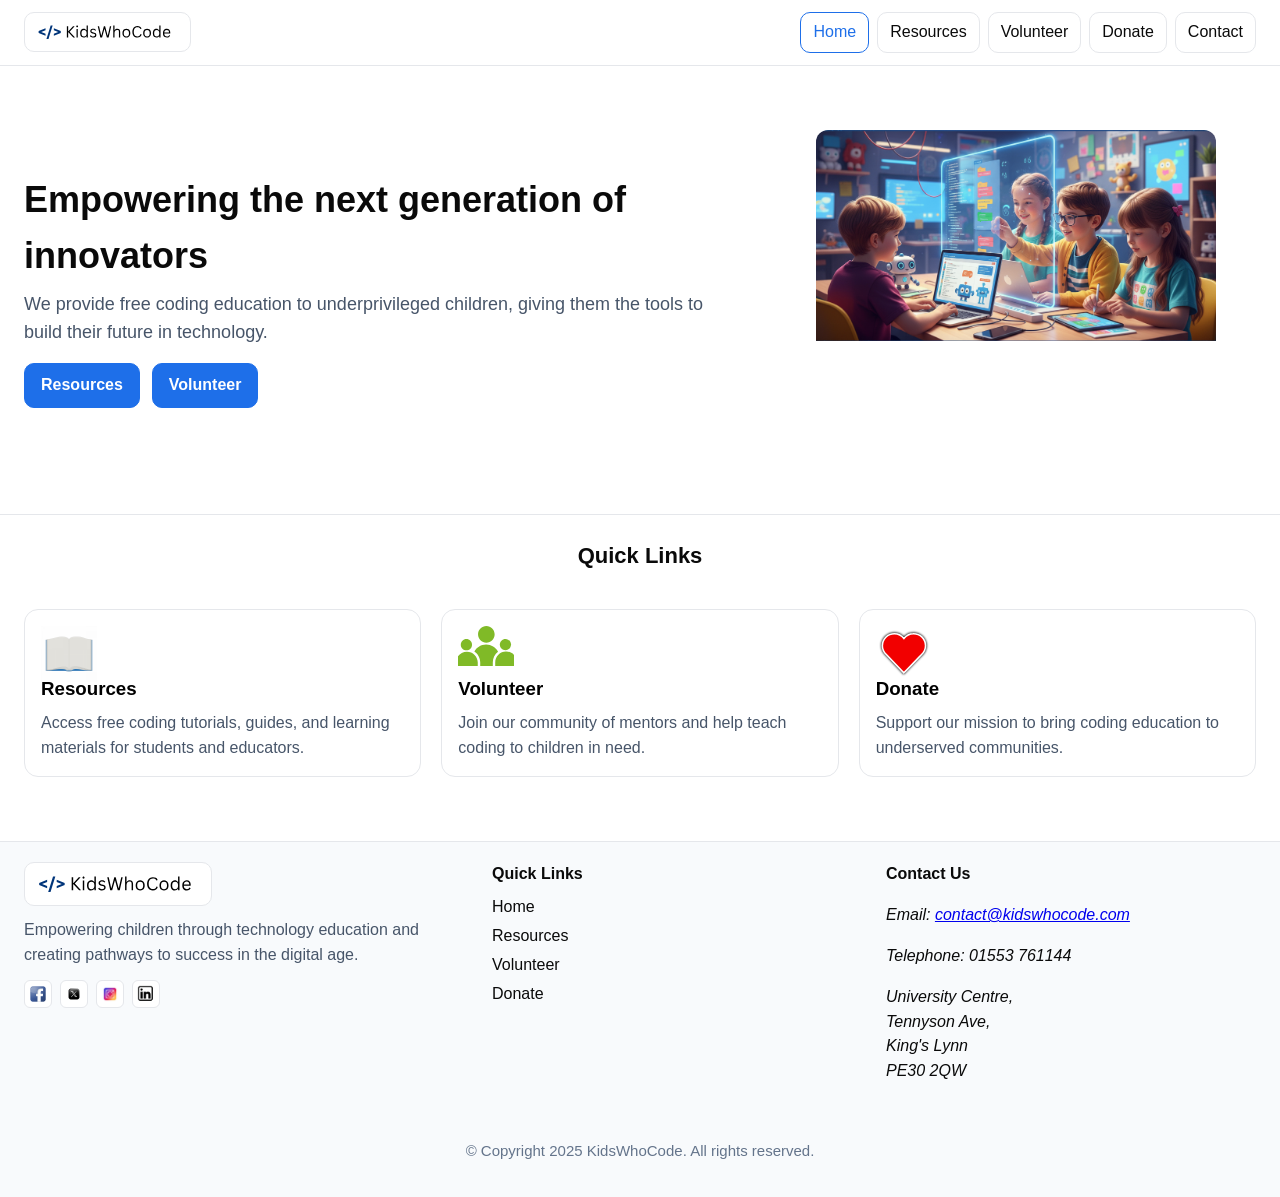
<file: index.html>
<!doctype html>
<html lang="en">
<head>
  <meta charset="utf-8" />
  <meta name="viewport" content="width=device-width, initial-scale=1" />
  <title>KidsWhoCode • Home</title>
  <link rel="stylesheet" href="styles/site.css">
</head>
<body>
  <!-- Header -->
  <header id="site-header">
    <div class="header-inner">
      <a class="logo" href="index.html" aria-label="KidsWhoCode Home"><img src="assets/img/logo.svg"></a>
      <!-- Mobile menu button -->
      <button id="menu-toggle"
        class="nav-toggle"
        aria-label="Open menu"
        aria-controls="primary-nav"
        aria-expanded="false">
        <img src="assets/img/menu.svg" alt="Menu" />
      </button>
      <nav id="primary-nav" aria-label="Main navigation">
        <ul class="nav-list">
          <li><a href="index.html" aria-current="page">Home</a></li>
          <li><a href="pages/resources.html">Resources</a></li>
          <li><a href="pages/volunteer.html">Volunteer</a></li>
          <li><a href="pages/donate.html">Donate</a></li>
          <li><a href="pages/contact.html">Contact</a></li>
        </ul>
      </nav>
    </div>
  </header>
    <!-- Home page content -->
    <main id="content">
    <section id="hero">
      <div class="container-hero-grid">
        <div class="hero-copy">
          <h1>Empowering the next generation of innovators</h1>
          <p>We provide free coding education to underprivileged children, giving them the tools to build their future in technology.</p>
          <div class="hero-actions">
            <a class="btn" href="pages/resources.html">Resources</a>
            <a class="btn" href="pages/volunteer.html">Volunteer</a>
          </div>
        </div>
        <figure class="hero-media">
          <img src="assets/img/kidscoding.png" alt="Hero banner: image of kids coding"/>
        </figure>
      </div>
    </section>
    <section id="section-intro">
      <div class="container">
        <h2>Quick Links</h2>
      </div>
    </section>
    <section id="quick-links">
      <div class="container-cards">
        <article class="card">
          <a href="pages/resources.html" alt="Resources">
          <div class="card-image">
            <img src="assets/img/book.jpg">
          </div>
          <h3>Resources</h3>
          <p class="card-text">Access free coding tutorials, guides, and learning materials for students and educators.</p>
          </a>
        </article>
        <article class="card">
          <a href="pages/volunteer.html" alt="Volunteer">
          <div class="card-image">
            <img src="assets/img/people.svg">
          </div>
          <h3>Volunteer</h3>
          <p class="card-text">Join our community of mentors and help teach coding to children in need.</p>
          </a>
        </article>
        <article class="card">
          <a href="pages/donate.html" alt="Donate">
          <div class="card-image">
            <img src="assets/img/heart.svg">
          </div>
          <h3>Donate</h3>
          <p class="card-text">Support our mission to bring coding education to underserved communities.</p>
          </a>
        </article>
      </div>
    </section>
  </main>
  <!-- Footer -->
  <footer id="site-footer">
    <div class="container footer-grid">
      <section class="footer-col footer-brand">
        <a class="logo" href="index.html" aria-label="KidsWhoCode Home"><img src="assets/img/logo.svg"></a>
        <p>Empowering children through technology education and creating pathways to success in the digital age.</p>
        <ul class="social-list" aria-label="Social links">
            <li><a href="https://www.facebook.com/profile.php?id=61583841177866" target="_blank" aria-label="Facebook">
              <img src="assets/img/facebook.png">
            </a></li>
            <li><a href="https://x.com/KidsWhoCode2025" target="_blank" aria-label="X (Twitter)">
                <img src="assets/img/X.jpg">
            </a></li>
            <li><a href="https://www.youtube.com/watch?v=dQw4w9WgXcQ" target="_blank" aria-label="Instagram">
                <img src="assets/img/instagram.jpg">
            </a></li>
            <li><a href="https://www.linkedin.com/in/kidswhocode2025/" target="_blank" aria-label="LinkedIn">
                <img src="assets/img/linkedin.png">
            </a></li>
        </ul>
      </section>
      <nav class="footer-col footer-links" aria-label="Footer quick links">
        <h4>Quick Links</h4>
        <ul>
          <li><a href="index.html">Home</a></li>
          <li><a href="pages/resources.html">Resources</a></li>
          <li><a href="pages/volunteer.html">Volunteer</a></li>
          <li><a href="pages/donate.html">Donate</a></li>
        </ul>
      </nav>
      <section class="footer-col footer-contact">
        <h4>Contact Us</h4>
        <address>
          <p>Email: <a href="mailto:contact@kidswhocode.com">contact@kidswhocode.com</a></p>
          <p>Telephone: 01553 761144</p>
          <p>University Centre,<br/>Tennyson Ave,<br/>King's Lynn<br/>PE30 2QW</p>
        </address>
      </section>
    </div>
    <div class="container copyright">
      <p>© Copyright 2025 KidsWhoCode. All rights reserved.</p>
    </div>
  </footer>
 <script src="styles/site.js" defer></script>
</body>
</html>
</file>
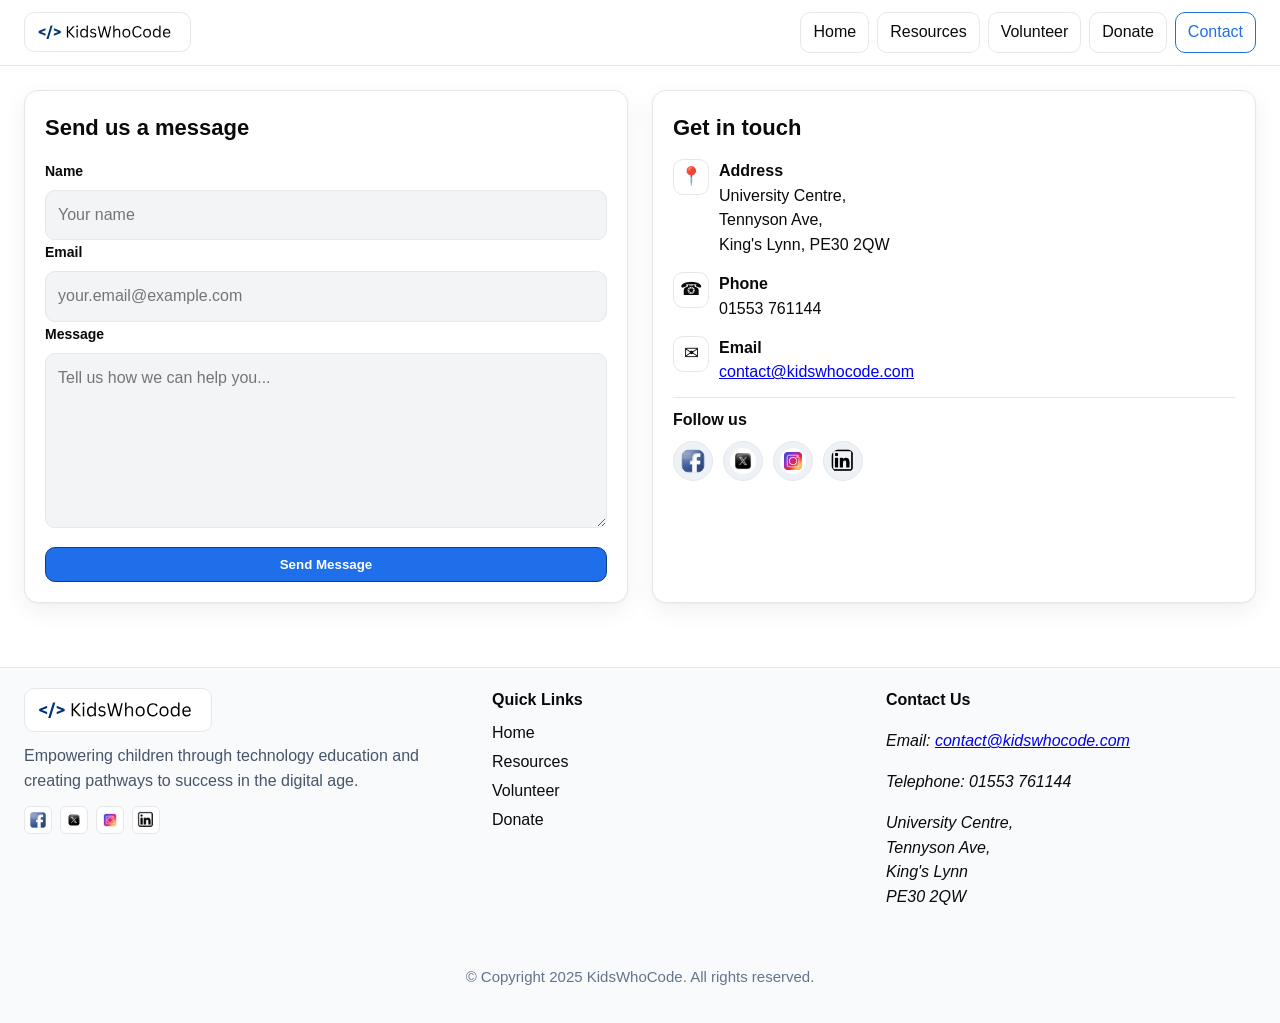
<file: pages/contact.html>
<!doctype html>
<html lang="en">
<head>
  <meta charset="utf-8" />
  <meta name="viewport" content="width=device-width, initial-scale=1" />
  <title>KidsWhoCode • Resources</title>
  <link rel="stylesheet" href="../styles/site.css">
</head>
<body>
  <!-- Header -->
  <header id="site-header">
    <div class="header-inner">
      <a class="logo" href="../index.html" aria-label="KidsWhoCode Home"><img src="../assets/img/logo.svg"></a>
      <!-- Mobile menu button -->
      <button id="menu-toggle"
        class="nav-toggle"
        aria-label="Open menu"
        aria-controls="primary-nav"
        aria-expanded="false">
        <img src="../assets/img/menu.svg" alt="Menu" />
      </button>
      <nav id="primary-nav" aria-label="Main navigation">
        <ul class="nav-list">
          <li><a href="../index.html">Home</a></li>
          <li><a href="../pages/resources.html">Resources</a></li>
          <li><a href="../pages/volunteer.html">Volunteer</a></li>
          <li><a href="../pages/donate.html">Donate</a></li>
          <li><a href="contact.html" aria-current="page">Contact</a></li>
        </ul>
      </nav>
    </div>
  </header>
  <!-- Contact page content -->
  <main id="content">
    <section class="contact-wrap">
      <div class="contact-grid">
        <!-- Left side form -->
        <form id="contactForm" class="contact-card" onsubmit="contactSubmit(); return false;">
          <h1>Send us a message</h1>
          <label for="ct-name">Name</label>
          <input id="ct-name" name="name" type="text" placeholder="Your name" required>
          <label for="ct-email">Email</label>
          <input id="ct-email" name="email" type="email" placeholder="your.email@example.com" required>
          <label for="ct-message">Message</label>
          <textarea id="ct-message" name="message" rows="6" placeholder="Tell us how we can help you..." required></textarea>
          <button class="btn btn-vol contact-submit" type="submit">Send Message</button>
        </form>
        <!-- Right side details -->
        <aside class="contact-card">
          <h2>Get in touch</h2>
          <ul class="contact-list">
            <li>
              <div class="contact-icon">📍</div>
              <div>
                <strong>Address</strong><br>
                University Centre,<br>
                Tennyson Ave,<br>
                King's Lynn, PE30 2QW
              </div>
            </li>
            <li>
              <div class="contact-icon">☎</div>
              <div>
                <strong>Phone</strong><br>
                01553 761144
              </div>
            </li>
            <li>
              <div class="contact-icon">✉</div>
              <div>
                <strong>Email</strong><br>
                <a a href="mailto:contact@kidswhocode.com">contact@kidswhocode.com</a>
              </div>
            </li>
          </ul>
          <hr class="contact-divider">
          <h3>Follow us</h3>
          <ul class="contact-social">
            <li><a href="https://www.facebook.com/profile.php?id=61583841177866" target="_blank" aria-label="Facebook">
              <img src="../assets/img/facebook.png">
            </a></li>
            <li><a href="https://x.com/KidsWhoCode2025" target="_blank" aria-label="X (Twitter)">
                <img src="../assets/img/X.jpg">
            </a></li>
            <li><a href="https://www.youtube.com/watch?v=dQw4w9WgXcQ" target="_blank" aria-label="Instagram">
                <img src="../assets/img/instagram.jpg">
            </a></li>
            <li><a href="https://www.linkedin.com/in/kidswhocode2025/" target="_blank" aria-label="LinkedIn">
                <img src="../assets/img/linkedin.png">
            </a></li>
          </ul>
        </aside>
      </div>
    </section>
  </main>
  <!-- Footer -->
  <footer id="site-footer">
    <div class="container footer-grid">
      <section class="footer-col footer-brand">
        <a class="logo" href="../index.html" aria-label="KidsWhoCode Home"><img src="../assets/img/logo.svg"></a>
        <p>Empowering children through technology education and creating pathways to success in the digital age.</p>
        <ul class="social-list" aria-label="Social links">
            <li><a href="https://www.facebook.com/profile.php?id=61583841177866" target="_blank" aria-label="Facebook">
              <img src="../assets/img/facebook.png">
            </a></li>
            <li><a href="https://x.com/KidsWhoCode2025" target="_blank" aria-label="X (Twitter)">
                <img src="../assets/img/X.jpg">
            </a></li>
            <li><a href="https://www.youtube.com/watch?v=dQw4w9WgXcQ" target="_blank" aria-label="Instagram">
                <img src="../assets/img/instagram.jpg">
            </a></li>
            <li><a href="https://www.linkedin.com/in/kidswhocode2025/" target="_blank" aria-label="LinkedIn">
                <img src="../assets/img/linkedin.png">
            </a></li>
        </ul>
      </section>
      <nav class="footer-col footer-links" aria-label="Footer quick links">
        <h4>Quick Links</h4>
        <ul>
          <li><a href="../index.html">Home</a></li>
          <li><a href="../pages/resources.html">Resources</a></li>
          <li><a href="../pages/volunteer.html">Volunteer</a></li>
          <li><a href="../pages/donate.html">Donate</a></li>
        </ul>
      </nav>
      <section class="footer-col footer-contact">
        <h4>Contact Us</h4>
        <address>
          <p>Email: <a href="mailto:contact@kidswhocode.com">contact@kidswhocode.com</a></p>
          <p>Telephone: 01553 761144</p>
          <p>University Centre,<br/>Tennyson Ave,<br/>King's Lynn<br/>PE30 2QW</p>
        </address>
      </section>
    </div>
    <div class="container copyright">
      <p>© Copyright 2025 KidsWhoCode. All rights reserved.</p>
    </div>
  </footer>
 <script src="../styles/site.js" defer></script>
</body>
</html>
</file>
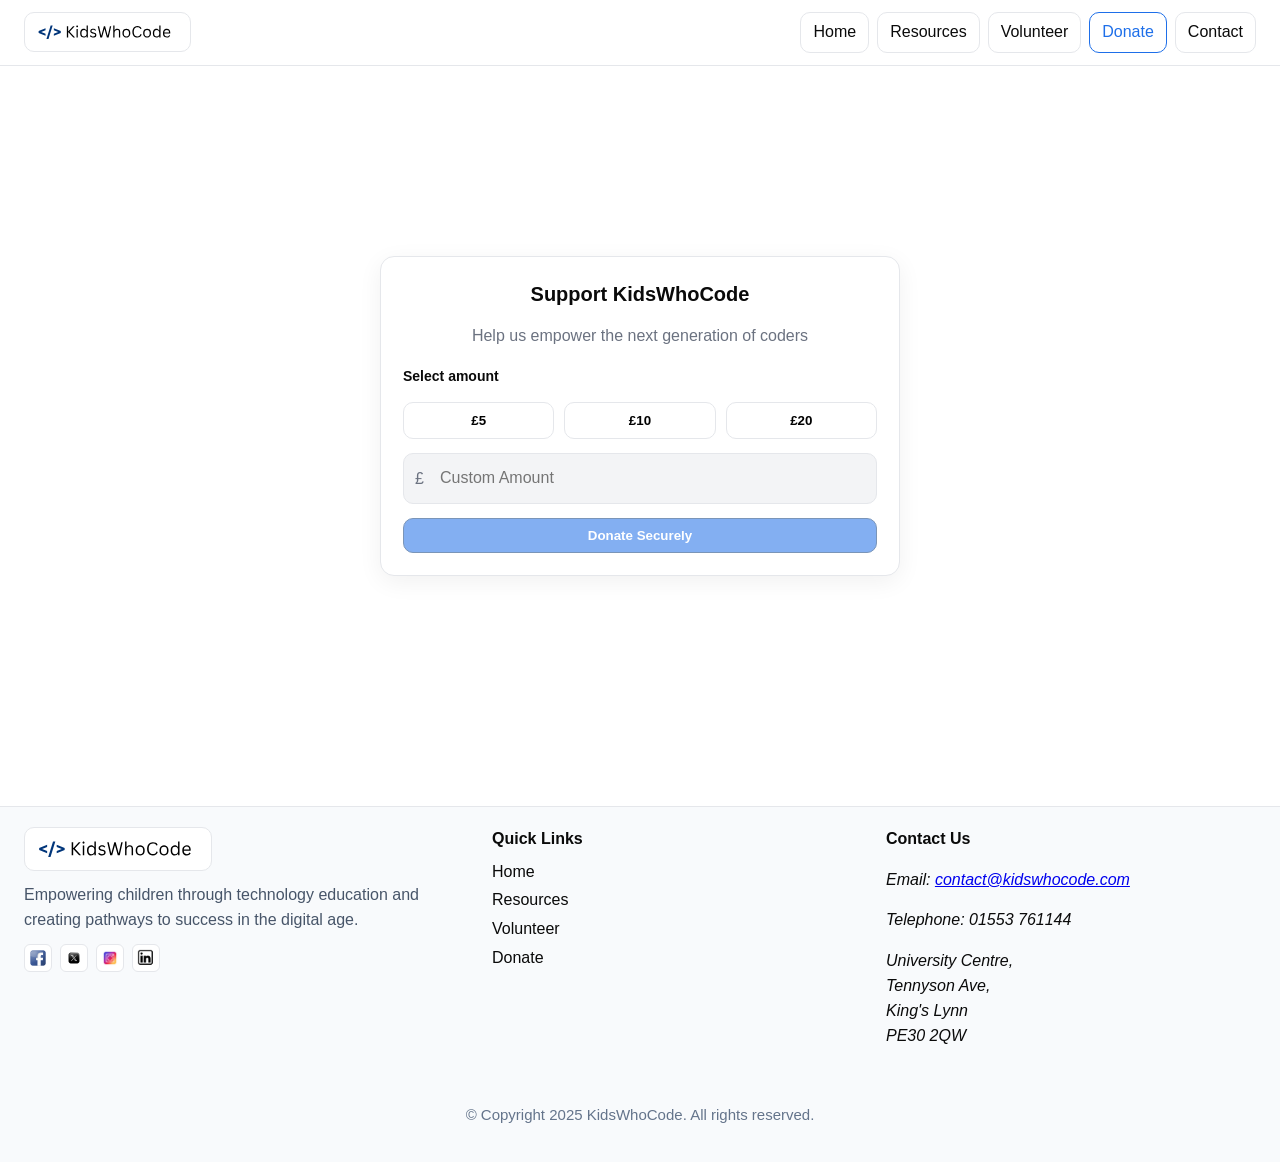
<file: pages/donate.html>
<!doctype html>
<html lang="en">
<head>
  <meta charset="utf-8" />
  <meta name="viewport" content="width=device-width, initial-scale=1" />
  <title>KidsWhoCode • Resources</title>
  <link rel="stylesheet" href="../styles/site.css">
</head>
<body>
  <!-- Header -->
  <header id="site-header">
    <div class="header-inner">
      <a class="logo" href="../index.html" aria-label="KidsWhoCode Home"><img src="../assets/img/logo.svg"></a>
      <!-- Mobile menu button -->
      <button id="menu-toggle"
        class="nav-toggle"
        aria-label="Open menu"
        aria-controls="primary-nav"
        aria-expanded="false">
        <img src="../assets/img/menu.svg" alt="Menu" />
      </button>
      <nav id="primary-nav" aria-label="Main navigation">
        <ul class="nav-list">
          <li><a href="../index.html">Home</a></li>
          <li><a href="../pages/resources.html">Resources</a></li>
          <li><a href="../pages/volunteer.html">Volunteer</a></li>
          <li><a href="donate.html" aria-current="page">Donate</a></li>
          <li><a href="../pages/contact.html">Contact</a></li>
        </ul>
      </nav>
    </div>
  </header>
  <!-- Donate page content -->
  <main id="content">
    <section class="donate-wrap">
      <form id="donateForm" class="donate-card" onsubmit="return handleDonateSubmit(event)">
        <h1>Support KidsWhoCode</h1>
        <p class="donate-sub">Help us empower the next generation of coders</p>
        <label class="donate-label">Select amount</label>
        <div class="donate-choices" role="group" aria-label="Preset donation amounts">
          <button type="button" class="donate-chip" data-amount="5">£5</button>
          <button type="button" class="donate-chip" data-amount="10">£10</button>
          <button type="button" class="donate-chip" data-amount="20">£20</button>
        </div>
        <div class="donate-custom">
          <input id="donateCustom" type="text" inputmode="decimal" placeholder="Custom Amount" aria-label="Custom amount in pounds">
          <span class="donate-prefix">£</span>
        </div>
        <button id="donateSubmit" class="btn btn-vol donate-submit" type="submit" disabled>
          Donate Securely
        </button>
      </form>
    </section>
  </main>
  <!-- Footer -->
  <footer id="site-footer">
    <div class="container footer-grid">
      <section class="footer-col footer-brand">
        <a class="logo" href="../index.html" aria-label="KidsWhoCode Home"><img src="../assets/img/logo.svg"></a>
        <p>Empowering children through technology education and creating pathways to success in the digital age.</p>
        <ul class="social-list" aria-label="Social links">
            <li><a href="https://www.facebook.com/profile.php?id=61583841177866" target="_blank" aria-label="Facebook">
              <img src="../assets/img/facebook.png">
            </a></li>
            <li><a href="https://x.com/KidsWhoCode2025" target="_blank" aria-label="X (Twitter)">
                <img src="../assets/img/X.jpg">
            </a></li>
            <li><a href="https://www.youtube.com/watch?v=dQw4w9WgXcQ" target="_blank" aria-label="Instagram">
                <img src="../assets/img/instagram.jpg">
            </a></li>
            <li><a href="https://www.linkedin.com/in/kidswhocode2025/" target="_blank" aria-label="LinkedIn">
                <img src="../assets/img/linkedin.png">
            </a></li>
        </ul>
      </section>
      <nav class="footer-col footer-links" aria-label="Footer quick links">
        <h4>Quick Links</h4>
        <ul>
          <li><a href="../index.html">Home</a></li>
          <li><a href="../pages/resources.html">Resources</a></li>
          <li><a href="../pages/volunteer.html">Volunteer</a></li>
          <li><a href="donate.html">Donate</a></li>
        </ul>
      </nav>
      <section class="footer-col footer-contact">
        <h4>Contact Us</h4>
        <address>
          <p>Email: <a href="mailto:contact@kidswhocode.com">contact@kidswhocode.com</a></p>
          <p>Telephone: 01553 761144</p>
          <p>University Centre,<br/>Tennyson Ave,<br/>King's Lynn<br/>PE30 2QW</p>
        </address>
      </section>
    </div>
    <div class="container copyright">
      <p>© Copyright 2025 KidsWhoCode. All rights reserved.</p>
    </div>
  </footer>
 <script src="../styles/site.js" defer></script>
</body>
</html>
</file>
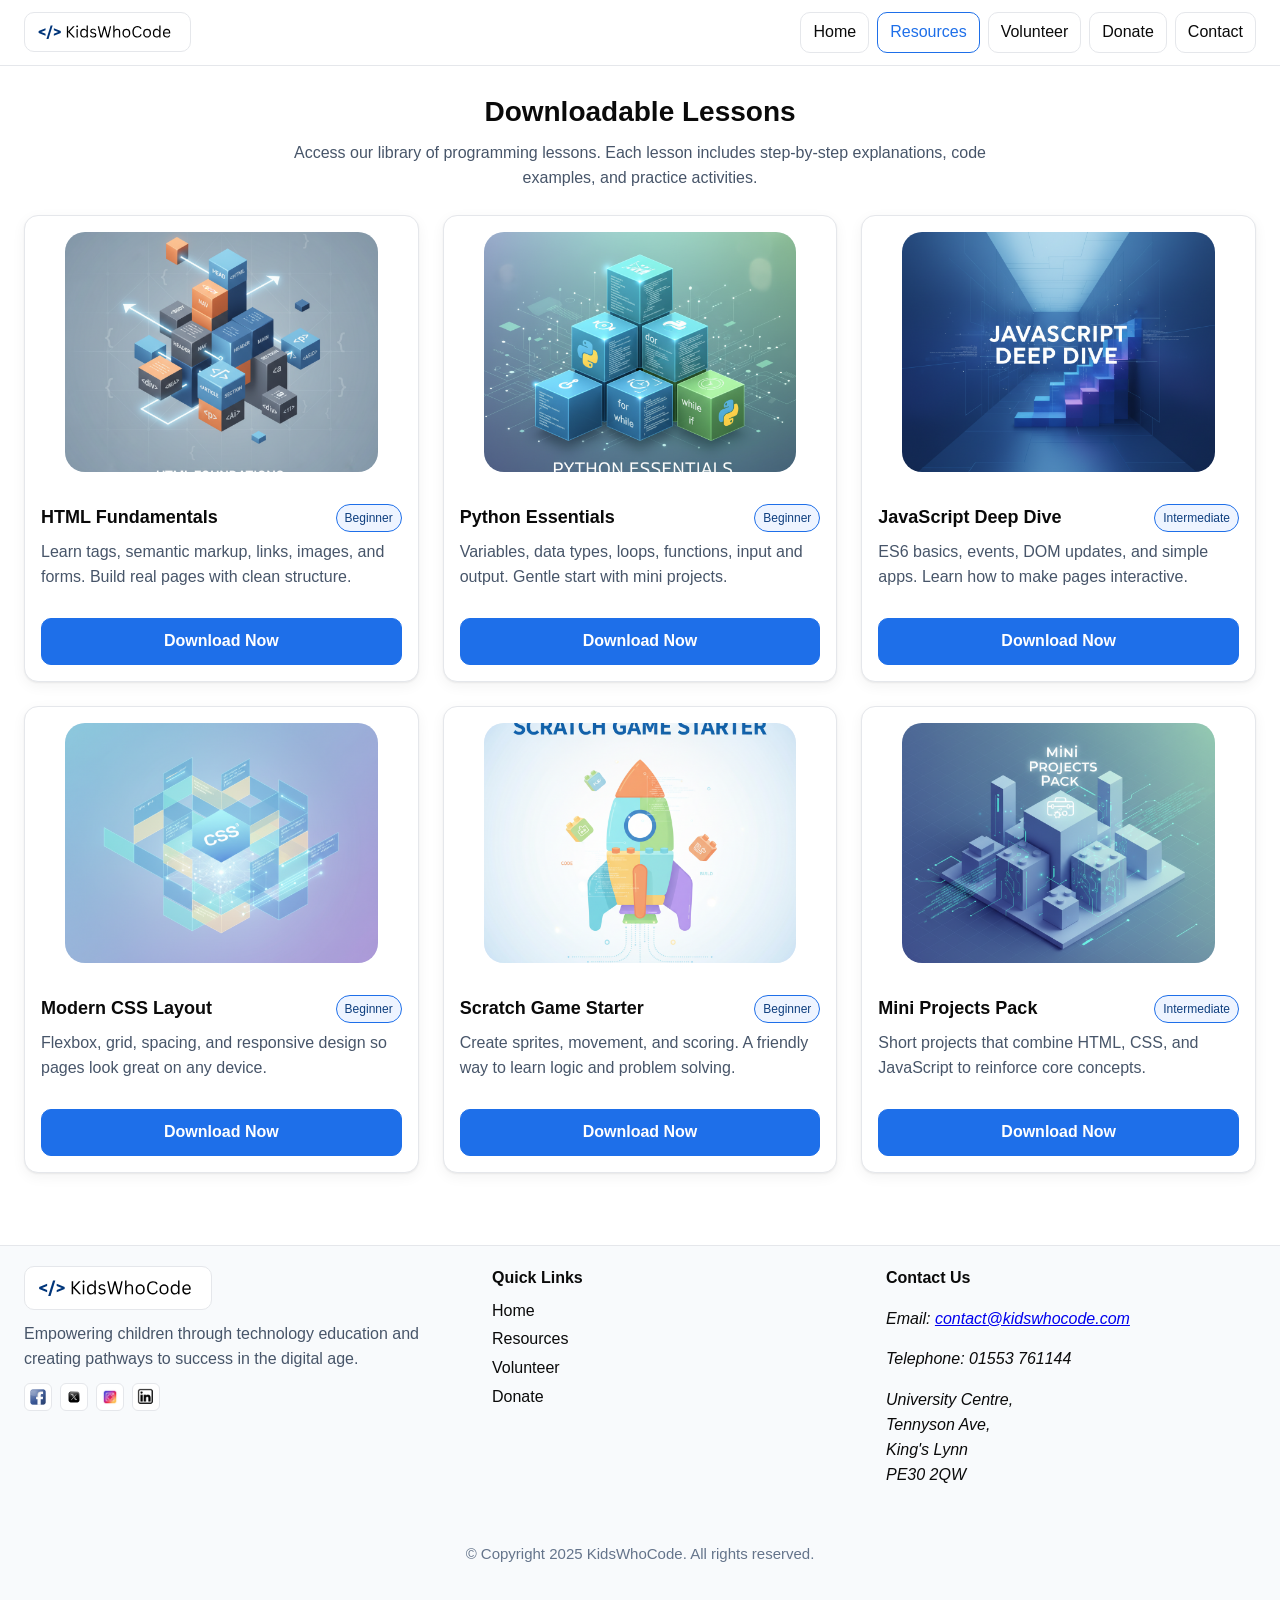
<file: pages/resources.html>
<!doctype html>
<html lang="en">
<head>
  <meta charset="utf-8" />
  <meta name="viewport" content="width=device-width, initial-scale=1" />
  <title>KidsWhoCode • Resources</title>
  <link rel="stylesheet" href="../styles/site.css">
</head>
<body>
  <!-- Header -->
  <header id="site-header">
    <div class="header-inner">
      <a class="logo" href="../index.html" aria-label="KidsWhoCode Home"><img src="../assets/img/logo.svg"></a>
      <!-- Mobile menu button -->
      <button id="menu-toggle"
        class="nav-toggle"
        aria-label="Open menu"
        aria-controls="primary-nav"
        aria-expanded="false">
        <img src="../assets/img/menu.svg" alt="Menu" />
      </button>
      <nav id="primary-nav" aria-label="Main navigation">
        <ul class="nav-list">
          <li><a href="../index.html">Home</a></li>
          <li><a href="resources.html" aria-current="page">Resources</a></li>
          <li><a href="../pages/volunteer.html">Volunteer</a></li>
          <li><a href="../pages/donate.html">Donate</a></li>
          <li><a href="../pages/contact.html">Contact</a></li>
        </ul>
      </nav>
    </div>
  </header>
  <!-- Resources page content -->
  <main id="content">
    <section class="resources-hero">
      <h1>Downloadable Lessons</h1>
      <p>Access our library of programming lessons. Each lesson includes step-by-step explanations, code examples, and practice activities.</p>
    </section>
    <!-- Lessons grid -->
    <section class="lesson-section">
      <div class="lesson-grid">
        <!-- Card 1 -->
        <article class="lesson-card">
          <figure class="lesson-media">
            <img src="../assets/lessons/html.png" alt="HTML lesson preview">
          </figure>
          <div class="lesson-body">
            <div class="lesson-head">
              <h3>HTML Fundamentals</h3>
              <span class="badge">Beginner</span>
            </div>
            <p>Learn tags, semantic markup, links, images, and forms. Build real pages with clean structure.</p>
          </div>
          <div class="lesson-actions">
            <a class="btn btn-dark" href="../assets/lessons/html.zip" download>Download Now</a>
          </div>
        </article>
        <!-- Card 2 -->
        <article class="lesson-card">
          <figure class="lesson-media">
            <img src="../assets/lessons/python.png" alt="Python lesson preview">
          </figure>
          <div class="lesson-body">
            <div class="lesson-head">
              <h3>Python Essentials</h3>
              <span class="badge">Beginner</span>
            </div>
            <p>Variables, data types, loops, functions, input and output. Gentle start with mini projects.</p>
          </div>
          <div class="lesson-actions">
            <a class="btn btn-dark" href="https://www.youtube.com/watch?v=dQw4w9WgXcQ" target="_blank">Download Now</a>
          </div>
        </article>
        <!-- Card 3 -->
        <article class="lesson-card">
          <figure class="lesson-media">
            <img src="../assets/lessons/java.png" alt="JavaScript lesson preview">
          </figure>
          <div class="lesson-body">
            <div class="lesson-head">
              <h3>JavaScript Deep Dive</h3>
              <span class="badge">Intermediate</span>
            </div>
            <p>ES6 basics, events, DOM updates, and simple apps. Learn how to make pages interactive.</p>
          </div>
          <div class="lesson-actions">
            <a class="btn btn-dark" href="../assets/lessons/java.zip" download>Download Now</a>
          </div>
        </article>
        <!-- Card 4 -->
        <article class="lesson-card">
          <figure class="lesson-media">
            <img src="../assets/lessons/css.png" alt="CSS lesson preview">
          </figure>
          <div class="lesson-body">
            <div class="lesson-head">
              <h3>Modern CSS Layout</h3>
              <span class="badge">Beginner</span>
            </div>
            <p>Flexbox, grid, spacing, and responsive design so pages look great on any device.</p>
          </div>
          <div class="lesson-actions">
            <a class="btn btn-dark" href="../assets/lessons/css.zip" download>Download Now</a>
          </div>
        </article>
        <!-- Card 5 -->
        <article class="lesson-card">
          <figure class="lesson-media">
            <img src="../assets/lessons/scratch.png" alt="Scratch lesson preview">
          </figure>
          <div class="lesson-body">
            <div class="lesson-head">
              <h3>Scratch Game Starter</h3>
              <span class="badge">Beginner</span>
            </div>
            <p>Create sprites, movement, and scoring. A friendly way to learn logic and problem solving.</p>
          </div>
          <div class="lesson-actions">
            <a class="btn btn-dark" href="../assets/lessons/scratch.zip" download>Download Now</a>
          </div>
        </article>
        <!-- Card 6 -->
        <article class="lesson-card">
          <figure class="lesson-media">
            <img src="../assets/lessons/projects.png" alt="Project pack preview">
          </figure>
          <div class="lesson-body">
            <div class="lesson-head">
              <h3>Mini Projects Pack</h3>
              <span class="badge">Intermediate</span>
            </div>
            <p>Short projects that combine HTML, CSS, and JavaScript to reinforce core concepts.</p>
          </div>
          <div class="lesson-actions">
            <a class="btn btn-dark" href="../assets/lessons/projects.zip" download>Download Now</a>
          </div>
        </article>
      </div>
    </section>
  </main>
  <!-- Footer -->
  <footer id="site-footer">
    <div class="container footer-grid">
      <section class="footer-col footer-brand">
        <a class="logo" href="../index.html" aria-label="KidsWhoCode Home"><img src="../assets/img/logo.svg"></a>
        <p>Empowering children through technology education and creating pathways to success in the digital age.</p>
        <ul class="social-list" aria-label="Social links">
            <li><a href="https://www.facebook.com/profile.php?id=61583841177866" target="_blank" aria-label="Facebook">
              <img src="../assets/img/facebook.png">
            </a></li>
            <li><a href="https://x.com/KidsWhoCode2025" target="_blank" aria-label="X (Twitter)">
                <img src="../assets/img/X.jpg">
            </a></li>
            <li><a href="https://www.youtube.com/watch?v=dQw4w9WgXcQ" target="_blank" aria-label="Instagram">
                <img src="../assets/img/instagram.jpg">
            </a></li>
            <li><a href="https://www.linkedin.com/in/kidswhocode2025/" target="_blank" aria-label="LinkedIn">
                <img src="../assets/img/linkedin.png">
            </a></li>
        </ul>
      </section>
      <nav class="footer-col footer-links" aria-label="Footer quick links">
        <h4>Quick Links</h4>
        <ul>
          <li><a href="../index.html">Home</a></li>
          <li><a href="resources.html">Resources</a></li>
          <li><a href="../pages/volunteer.html">Volunteer</a></li>
          <li><a href="../pages/donate.html">Donate</a></li>
        </ul>
      </nav>
      <section class="footer-col footer-contact">
        <h4>Contact Us</h4>
        <address>
          <p>Email: <a href="mailto:contact@kidswhocode.com">contact@kidswhocode.com</a></p>
          <p>Telephone: 01553 761144</p>
          <p>University Centre,<br/>Tennyson Ave,<br/>King's Lynn<br/>PE30 2QW</p>
        </address>
      </section>
    </div>
    <div class="container copyright">
      <p>© Copyright 2025 KidsWhoCode. All rights reserved.</p>
    </div>
  </footer>
 <script src="../styles/site.js" defer></script>
</body>
</html>
</file>
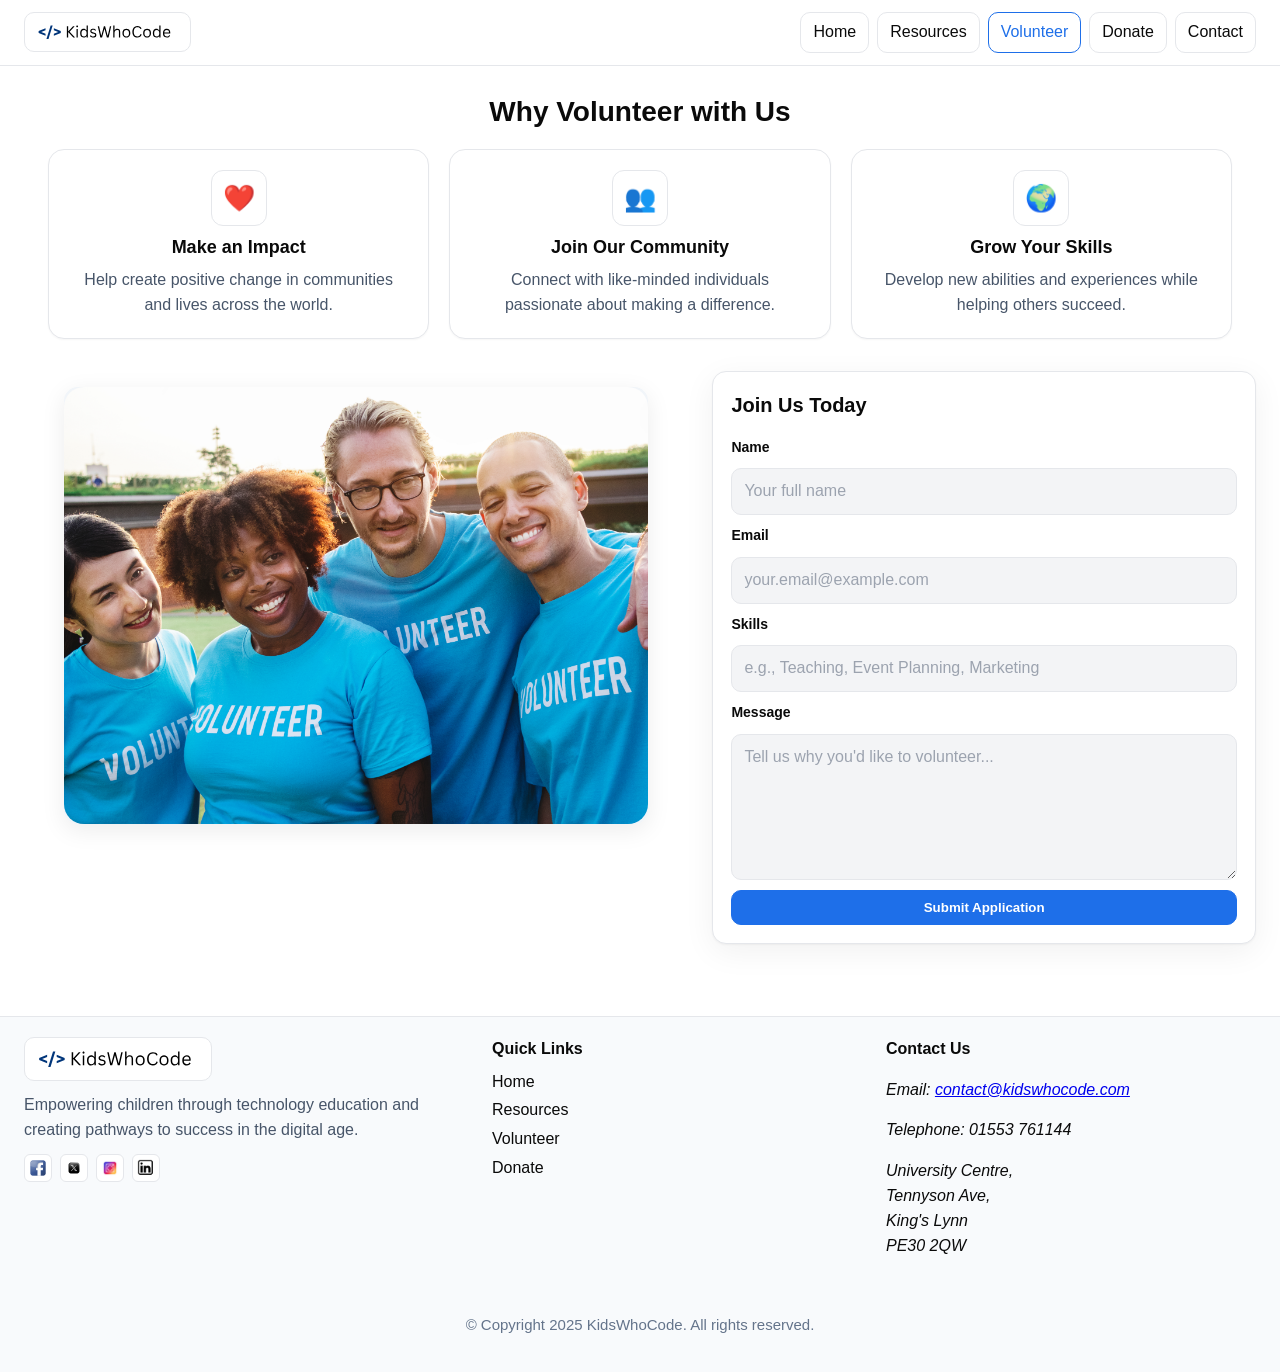
<file: pages/volunteer.html>
<!doctype html>
<html lang="en">
<head>
  <meta charset="utf-8" />
  <meta name="viewport" content="width=device-width, initial-scale=1" />
  <title>KidsWhoCode • Resources</title>
  <link rel="stylesheet" href="../styles/site.css">
</head>
<body>
  <!-- Header -->
  <header id="site-header">
    <div class="header-inner">
      <a class="logo" href="../index.html" aria-label="KidsWhoCode Home"><img src="../assets/img/logo.svg"></a>
      <!-- Mobile menu button -->
      <button id="menu-toggle"
        class="nav-toggle"
        aria-label="Open menu"
        aria-controls="primary-nav"
        aria-expanded="false">
        <img src="../assets/img/menu.svg" alt="Menu" />
      </button>
      <nav id="primary-nav" aria-label="Main navigation">
        <ul class="nav-list">
          <li><a href="../index.html">Home</a></li>
          <li><a href="../pages/resources.html">Resources</a></li>
          <li><a href="volunteer.html" aria-current="page">Volunteer</a></li>
          <li><a href="../pages/donate.html">Donate</a></li>
          <li><a href="../pages/contact.html">Contact</a></li>
        </ul>
      </nav>
    </div>
  </header>
  <!-- Volunteer page content -->
  <main id="content">
    <!-- Why Volunteer -->
    <section class="vol-why">
      <h1>Why Volunteer with Us</h1>
      <div class="vol-features">
        <article class="vol-card">
          <div class="vol-icon" aria-hidden="true">❤️</div>
          <h3>Make an Impact</h3>
          <p>Help create positive change in communities and lives across the world.</p>
        </article>
        <article class="vol-card">
          <div class="vol-icon" aria-hidden="true">👥</div>
          <h3>Join Our Community</h3>
          <p>Connect with like-minded individuals passionate about making a difference.</p>
        </article>
        <article class="vol-card">
          <div class="vol-icon" aria-hidden="true">🌍</div>
          <h3>Grow Your Skills</h3>
          <p>Develop new abilities and experiences while helping others succeed.</p>
        </article>
      </div>
    </section>
    <!-- Image + Form -->
    <section class="vol-cta">
      <div class="vol-grid">
        <figure class="vol-media">
          <img src="../assets/img/volunteer.jpg" alt="Volunteer helping at an event">
        </figure>
        <form id="myForm" class="vol-form" onsubmit="clearForm(); return false;">
          <h2>Join Us Today</h2>
          <label for="vf-name">Name</label>
          <input id="vf-name" name="name" type="text" placeholder="Your full name" required>
          <label for="vf-email">Email</label>
          <input id="vf-email" name="email" type="email" placeholder="your.email@example.com" required>
          <label for="vf-skills">Skills</label>
          <input id="vf-skills" name="skills" type="text" placeholder="e.g., Teaching, Event Planning, Marketing">
          <label for="vf-message">Message</label>
          <textarea id="vf-message" name="message" rows="5" placeholder="Tell us why you'd like to volunteer..."></textarea>
          <button class="btn btn-vol" type="submit">Submit Application</button>
        </form>
      </div>
    </section>
  </main>
  <!-- Footer -->
  <footer id="site-footer">
    <div class="container footer-grid">
      <section class="footer-col footer-brand">
        <a class="logo" href="../index.html" aria-label="KidsWhoCode Home"><img src="../assets/img/logo.svg"></a>
        <p>Empowering children through technology education and creating pathways to success in the digital age.</p>
        <ul class="social-list" aria-label="Social links">
            <li><a href="https://www.facebook.com/profile.php?id=61583841177866" target="_blank" aria-label="Facebook">
              <img src="../assets/img/facebook.png">
            </a></li>
            <li><a href="https://x.com/KidsWhoCode2025" target="_blank" aria-label="X (Twitter)">
                <img src="../assets/img/X.jpg">
            </a></li>
            <li><a href="https://www.youtube.com/watch?v=dQw4w9WgXcQ" target="_blank" aria-label="Instagram">
                <img src="../assets/img/instagram.jpg">
            </a></li>
            <li><a href="https://www.linkedin.com/in/kidswhocode2025/" target="_blank" aria-label="LinkedIn">
                <img src="../assets/img/linkedin.png">
            </a></li>
        </ul>
      </section>
      <nav class="footer-col footer-links" aria-label="Footer quick links">
        <h4>Quick Links</h4>
        <ul>
          <li><a href="../index.html">Home</a></li>
          <li><a href="../pages/resources.html">Resources</a></li>
          <li><a href="volunteer.html">Volunteer</a></li>
          <li><a href="../pages/donate.html">Donate</a></li>
        </ul>
      </nav>
      <section class="footer-col footer-contact">
        <h4>Contact Us</h4>
        <address>
          <p>Email: <a href="mailto:contact@kidswhocode.com">contact@kidswhocode.com</a></p>
          <p>Telephone: 01553 761144</p>
          <p>University Centre,<br/>Tennyson Ave,<br/>King's Lynn<br/>PE30 2QW</p>
        </address>
      </section>
    </div>
    <div class="container copyright">
      <p>© Copyright 2025 KidsWhoCode. All rights reserved.</p>
    </div>
  </footer>
 <script src="../styles/site.js" defer></script>
</body>
</html>
</file>
<file: styles/site.css>
/* ===== Colour palette ===== */
:root {
  --primary-blue: #1E6FE9;
  --dark-blue: #0F3F7F;
  --background: #FFFFFF;
  --text-colour: #0A0A0A;
  --accent: #FFD166;
}
/* ===== Base + layout ===== */
* { 
  box-sizing: border-box; 
}
html, body { 
  margin: 0; padding: 0; 
}
body {
  font-family: Inter, Roboto, Arial, Helvetica, sans-serif;
  background: var(--background);
  color: var(--text-colour);
  line-height: 1.55;
}
img { 
  max-width: 100%; 
  display: block; 
}
.visually-hidden {
  position: absolute !important;
  height: 1px; width: 1px; overflow: hidden;
  clip: rect(1px,1px,1px,1px); white-space: nowrap;
}
/* ==== Header ==== */
#site-header {
  background: var(--background);
  border-bottom: 1px solid #E5E7EB;
}
.header-inner {
  display: flex;
  align-items: center;
  padding: 12px 24px;
  justify-content: space-between;
}
.logo {
  display: inline-flex;       
  align-items: center;
  justify-content: flex-start;
  padding: 6px 10px;
  border: 1px solid #E5E7EB;
  border-radius: 10px;
  background: var(--background);
  text-decoration: none;
  cursor: pointer;
  width: auto;                
  max-width: none;            
  box-sizing: border-box;
}
.logo img {
  display: block;
  height: 26px;
  width: auto;
  margin-right: 6px;
}
.logo span {
  font-weight: 700;
  color: #000;
  font-size: 16px;
  line-height: 1;
}
.logo:hover {
  color: var(--dark-blue);
  border-color: var(--dark-blue);
  background-color: #EFF6FF;
}
.nav-ul {
  text-align: right;
}
.nav-list {
  list-style: none;
  display: flex;
  gap: 8px;
  margin: 0;
  padding: 0;
}
.nav-list a {
  display: inline-block;
  padding: 7px 12px;
  border: 1px solid #E5E7EB;
  border-radius: 10px;
  text-decoration: none;
  color: var(--text-colour);
  background: var(--background);
}
.nav-list a[aria-current="page"] {
  border-color: var(--primary-blue);
  color: var(--primary-blue);
}
.nav-list a:hover {
  color: var(--accent);
  border-color: var(--dark-blue);
  background-color: #EFF6FF;
}
/* ===== Responsive Nav bar ===== */
/* ===== Hamburger button ===== */
.nav-toggle {
  display: inline-flex;
  align-items: center;
  justify-content: center;
  width: 44px;
  height: 36px;
  border: 1px solid #E5E7EB;
  border-radius: 10px;
  background: var(--background);
  cursor: pointer;
  padding: 4px;
  transition: background 0.2s, border-color 0.2s;
}
.nav-toggle img {
  width: 22px;
  height: 22px;
  display: block;
}
/* ===== Hamburger button menu ===== */
#primary-nav{
  display:none;
  position:absolute;
  left:0;
  right:0;
  top:64px;
  z-index:50;
  background:var(--background);
  border-top:1px solid #E5E7EB;
  border-bottom:1px solid #E5E7EB;
  padding:8px 12px;
}
#primary-nav.open{ 
  display:block; 
}
.nav-list{ 
  display:grid; 
  grid-template-columns:1fr; 
  gap:8px; 
}
.nav-list a{ 
  width:100%; 
  text-align:left; 
}
/* ==== Home page content ==== */
/* ==== Buttons ==== */
.btn {
  display: inline-block;
  padding: 9px 16px;
  border-radius: 10px;
  border: 1px solid var(--primary-blue);
  background: var(--primary-blue);
  color: var(--background);
  text-decoration: none;
  font-weight: 600;
  cursor: pointer;
}
.btn:hover {
  background: var(--dark-blue);
  border-color: var(--dark-blue);
  color: var(--accent);
}
/* ==== Hero area ==== */
#hero{
  padding:48px 24px;
  border-bottom:1px solid #E5E7EB;
  background:var(--background);
}
.container-hero-grid{
  display:grid;
  grid-template-columns:1.2fr 0.8fr;
  gap:32px;
  align-items:center;
}
.hero-copy{ 
  max-width:720px; 
}
.hero-copy h1{ 
  margin:0 0 8px; 
  font-size:36px; 
}
.hero-copy p{ 
  margin:0 0 16px; 
  color:#475569; 
  font-size:18px; 
}
.hero-actions{ 
  display:flex; 
  gap:12px; 
  flex-wrap:wrap; 
}
.hero-media{
  border-radius:12px;
  overflow:hidden;
  min-height:320px;
}
.hero-media img{
  width:100%;
  height:100%;
  object-fit:cover;
  object-position:center;
}
/* ===== Section intro ===== */
#section-intro { 
  padding: 24px 24px 12px; 
}
#section-intro h2 {
  text-align: center;
  font-size: 22px;
  font-weight: 600;
  margin: 0;
}
#quick-links { 
  padding: 24px;
  background: var(--background); 
}
.container-cards {
  display: grid;
  grid-template-columns: repeat(auto-fit, minmax(280px, 1fr));
  gap: 20px;
  cursor: pointer;
}
.card {
  border: 1px solid #E5E7EB;
  border-radius: 14px;
  background: var(--background);
  padding: 16px;
}
.card a {
  text-decoration: none; 
  color: black;
}
.card:hover {
  border-color: #1E6FE9;
  background: #EFF6FF;
}
.card-image {
  width: 56px;
  height: 40px;
  border-radius: 20px;
  display: grid;
  place-items: center;
  margin-bottom: 8px;
  font-size: 12px;
  color: #64748B;
}
.card-image img {
  height: 100%;
  width: 100%;
  object-fit: cover;
}
.card h3 { 
  margin: 4px 0 8px; 
}
.card-text { 
  margin: 0; 
  color: #475569; 
}
/* ===== Resources page ===== */
.resources-hero {
  padding: 24px 24px 8px;
  text-align: center;
}
.resources-hero h1 {
  margin: 0 0 8px;
  font-size: 28px;
}
.resources-hero p {
  margin: 0 auto;
  max-width: 720px;
  color: #475569;
}
.lesson-section { padding: 16px 24px 32px; }
.lesson-grid {
  display: grid;
  grid-template-columns: repeat(3, 1fr);
  gap: 24px;
}
/* ===== Cards ===== */
.lesson-card {
  border: 1px solid #E5E7EB;
  border-radius: 14px;
  background: #FFFFFF;
  box-shadow: 0 1px 2px rgba(0,0,0,.06), 0 4px 14px rgba(0,0,0,.05);
  overflow: hidden;
  display: grid;
  grid-template-rows: auto 1fr auto;
}
/* ===== Top image ===== */
.lesson-media { 
  height: 240px; 
  background: #F1F5F9;
  border-radius: 20px;
}
.lesson-media img {
  width: 100%; 
  height: 100%;
  object-fit: cover; 
  object-position: center;
  border-radius: 20px;
}
/* ===== Card content ===== */
.lesson-body { 
  padding: 16px; 
}
.lesson-head {
  display: flex; 
  align-items: center; 
  justify-content: space-between;
  gap: 10px; 
  margin-bottom: 8px;
}
.lesson-head h3 { 
  margin: 0; 
  font-size: 
  18px; 
}
.badge {
  display: inline-block;
  padding: 4px 8px;
  border-radius: 999px;
  font-size: 12px;
  color: var(--dark-blue);
  background: #EEF4FF;
  border: 1px solid var(--primary-blue);
}
.lesson-body p { 
  margin: 8px 0 0; 
  color: #475569; 
}
.lesson-actions { 
  padding: 12px 16px 16px; 
}
.btn.btn-dark {
  background: var(--primary-blue);
  border: 1px solid var(--primary-blue);
  color: #FFFFFF;
  width: 100%;
  text-align: center;
  padding: 10px 14px;
  border-radius: 10px;
  text-decoration: none;
  font-weight: 600;
}
.btn.btn-dark:hover {
  background: var(--dark-blue);
  border-color: var(--dark-blue);
  color: var(--accent);
}
/* ===== Volunteer page ===== */
/* ====Top section==== */
.vol-why {
  padding: 24px 24px 8px;
  text-align: center;
}
.vol-why h1 {
  margin: 0 0 16px;
  font-size: 28px;
}
.vol-features {
  display: grid;
  grid-template-columns: repeat(3, 1fr);
  gap: 20px;
  padding: 0 24px 16px;
}
.vol-card {
  background: var(--background);
  border: 1px solid #E5E7EB;
  border-radius: 16px;
  padding: 20px;
  text-align: center;
  box-shadow: 0 1px 2px rgba(0,0,0,.04);
}
.vol-card h3 { 
  margin: 8px 0 6px; 
  font-size: 18px; 
}
.vol-card p  { 
  margin: 0; 
  color: #475569; 
}
.vol-icon {
  width: 56px; height: 56px;
  margin: 0 auto 8px;
  display: grid; place-items: center;
  font-size: 26px;
  border: 1px solid #E5E7EB;
  border-radius: 12px;
  background: var(--background);
}
/* ==== Volunteer image + form ==== */
.vol-cta { 
  padding: 8px 24px 32px; 
}
.vol-grid {
  display: grid;
  grid-template-columns: 1.1fr 0.9fr;
  gap: 24px;
  align-items: start;
}
.vol-media {
  border-radius: 14px;
  overflow: hidden;
  box-shadow: 0 6px 24px rgba(0,0,0,.08);
  background: #F1F5F9;
  min-height: 320px;
}
.vol-media img {
  width: 100%; 
  height: auto;
  display: block;
  object-fit: cover; 
  object-position: center;
  border-radius: 20px;
}
.vol-form {
  background: var(--background);
  border: 1px solid #E5E7EB;
  border-radius: 14px;
  padding: 18px;
  box-shadow: 0 1px 2px rgba(0,0,0,.04), 0 8px 32px rgba(0,0,0,.06);
  display: grid;
  gap: 10px;
}
.vol-form h2 { 
  margin: 0 0 6px; 
  font-size: 20px; 
}
.vol-form label { 
  font-weight: 600; 
  font-size: 14px; 
}
.vol-form input,
.vol-form textarea {
  width: 100%;
  border: 1px solid #E5E7EB;
  border-radius: 10px;
  background: #F3F4F6;
  padding: 10px 12px;
  font: inherit;
  color: var(--text-colour);
  outline: none;
  transition: border-color .15s ease, box-shadow .15s ease, background .15s ease;
}
.vol-form input::placeholder,
.vol-form textarea::placeholder { 
  color: #9CA3AF; 
}
.vol-form input:focus,
.vol-form textarea:focus {
  border-color: var(--primary-blue);
  box-shadow: 0 0 0 3px rgba(30,111,233,.15);
  background: var(--background);
}
.vol-form .btn btn-vol {
  width: 100%;
  background: var(--background);
  border-color: var(--primary-blue);
}
.vol-form .btn btn-vol:hover {
  background: var(--primary-blue);
  border-color: var(--dark-blue);
}
/* ===== Donate page ===== */
.donate-wrap{
  min-height: calc(100vh - 200px);
  display: grid;
  place-items: center;
  padding: 24px;
  background: var(--background);
}
.donate-card{
  width: 100%;
  max-width: 520px;
  background: var(--background);
  border: 1px solid #E5E7EB;
  border-radius: 14px;
  box-shadow: 0 6px 24px rgba(0,0,0,.06);
  padding: 22px;
  text-align: center;
  display: grid;
  gap: 14px;
}
.donate-card h1{
  margin: 0;
  font-size: 20px;
}
.donate-sub{
  margin: 0 0 4px;
  color: #6B7280;
}
.donate-label{
  text-align: left;
  font-weight: 600;
  font-size: 14px;
  color: var(--text-colour);
}
.donate-choices{
  display: grid;
  grid-template-columns: repeat(3, 1fr);
  gap: 10px;
}
.donate-chip{
  padding: 10px 0;
  border: 1px solid #E5E7EB;
  border-radius: 10px;
  background: var(--background);
  cursor: pointer;
  font-weight: 600;
}
.donate-chip:hover{ 
  border-color: var(--primary-blue); 
  color: var(--accent);
}
.donate-chip.active{
  border-color: var(--primary-blue);
  background: #EFF6FF;
  color: var(--accent);
}
.donate-custom{
  position: relative;
}
.donate-custom input{
  width: 100%;
  padding: 12px 12px 12px 36px;
  border: 1px solid #E5E7EB;
  background: #F3F4F6;
  border-radius: 10px;
  font: inherit;
  outline: none;
}
.donate-custom input:focus{
  border-color: var(--primary-blue);
  background: var(--background);
  box-shadow: 0 0 0 3px rgba(30,111,233,.15);
}
.donate-prefix{
  position: absolute;
  left: 12px;
  top: 50%;
  transform: translateY(-50%);
  color: #6B7280;
  pointer-events: none;
}
.donate-submit{
  width: 100%;
  background: var(--primary-blue);
  border-color: var(--dark-blue);
}
.donate-submit:disabled{
  opacity: .55;
  cursor: not-allowed;
}
/* ===== Contact page ===== */
.contact-wrap {
  padding: 24px;
}
.contact-grid {
  display: grid;
  grid-template-columns: 1fr 1fr;
  gap: 24px;
}
.contact-card {
  background: var(--background);
  border: 1px solid #E5E7EB;
  border-radius: 14px;
  box-shadow: 0 1px 2px rgba(0,0,0,.04), 0 8px 24px rgba(0,0,0,.06);
  padding: 20px;
}
.contact-card h1, .contact-card h2 {
  margin: 0 0 14px;
  font-size: 22px;
}
/* ===== Contact form ===== */
#contactForm label {
  font-weight: 600;
  font-size: 14px;
  margin-top: 8px;
}
#contactForm input,
#contactForm textarea {
  width: 100%;
  border: 1px solid #E5E7EB;
  border-radius: 10px;
  background: #F3F4F6;
  padding: 12px;
  font: inherit;
  color: var(--text-colour);
  outline: none;
  margin-top: 6px;
  transition: border-color .15s ease, box-shadow .15s ease, background .15s ease;
}
#contactForm input:focus,
#contactForm textarea:focus {
  border-color: var(--primary-blue);
  background: var(--background);
  box-shadow: 0 0 0 3px rgba(30,111,233,.15);
}
.contact-submit {
  width: 100%;
  margin-top: 12px;
  background: var(--primary-blue);
  border-color: var(--dark-blue);
}
/* ===== Contact right column ===== */
.contact-list {
  list-style: none;
  padding: 0;
  margin: 0 0 10px;
  display: grid;
  gap: 14px;
}
.contact-list li {
  display: grid;
  grid-template-columns: 36px 1fr;
  gap: 10px;
  align-items: start;
}
.contact-icon {
  width: 36px; height: 36px;
  border: 1px solid #E5E7EB;
  border-radius: 10px;
  display: grid; 
  place-items: center;
  background: var(--background);
  font-size: 18px;
}
.contact-divider {
  border: 0;
  border-top: 1px solid #E5E7EB;
  margin: 12px 0 10px;
}
.contact-card h3 { 
  margin: 0 0 8px; 
  font-size: 16px; 
}
.contact-social {
  list-style: none;
  display: flex;
  gap: 10px;
  margin: 0;
  padding: 0;
}
.contact-social img {
  width: 40px; height: 40px;
  border-radius: 999px;
  background: #EEF2F7;
  padding: 6px;
  display: block;
  border: 1px solid #E5E7EB;
}
.contact-social a:hover img {
  border-color: var(--primary-blue);
  background: #EFF6FF;
}
/* ===== Footer ===== */
#site-footer {
  border-top: 1px solid #E5E7EB;
  background: #F8FAFC;
  margin-top: 40px;
  max-width: 100%;
}
.footer-grid {
  display: grid;
  grid-template-columns: 1.2fr 1fr 1fr;
  gap: 24px;
  padding: 20px 24px 12px;
  align-items: start;
}
.footer-col h4 { 
  margin: 0 0 8px 0; 
}
.footer-col img {
  height: auto;
  max-width: 160px;
}
.footer-brand .logo { 
  margin-bottom: 8px;
}
.footer-brand p { 
  margin: 4px 0 12px; 
  color: #475569; 
}
.footer-links ul,
.footer-contact address { 
  margin: 0; 
  padding: 0; 
  list-style: none; 
}
.footer-links li { 
  margin: 4px 0; 
}
.footer-links a { 
  color: #0A0A0A; 
  text-decoration: none; 
}
.footer-links a:hover { 
  text-decoration: underline; 
  color: var(--accent);
}
.social-list {
  list-style: none;
  display: flex;
  gap: 8px;
  margin: 12px 0 0;
  padding: 0;
}
.social-list img {
  width: 28px;
  height: 28px;
  border-radius: 6px;
  border: 1px solid #E5E7EB;
  background: var(--background);
  padding: 4px;
  transition: 0.2s;
}
.social-list img:hover {
  border-color: #1E6FE9;
  background: #EFF6FF;
}
.copyright {
  text-align: center;
  padding: 12px 24px 20px;
  color: #64748B;
  font-size: 15px;
}
/* ===== Nav bar desktop ===== */
@media (min-width:769px){
  .nav-toggle{ 
    display:none; 
  }
  #primary-nav{ 
    display:block !important; 
    position:static; 
    padding:0; border:0; 
  }
  .nav-list{ 
    display:flex; 
    gap:8px; 
  }
}
/* ===== Large screen ===== */
@media (max-width: 1024px) {
  .lesson-grid {
    grid-template-columns: repeat(2, 1fr);
  }
}
@media (max-width: 1000px) {
  .vol-grid { 
    grid-template-columns: 1fr; 
  }
}
/* ===== Medium screen ===== */
@media (max-width:900px){
  .container-hero-grid{ 
    grid-template-columns:1fr; 
    gap:20px; 
  }
  #hero{ 
    padding:24px 16px; 
  }
  .hero-copy{ 
    max-width:100%; 
  }
  .hero-copy h1{ 
    font-size:28px; 
    line-height:1.25; 
  }
  .hero-copy p{ 
    font-size:16px; 
  }
  .hero-media { 
    min-height: 240px; 
    border-radius: 12px; 
    overflow: hidden; 
  }
  .hero-media img { 
    width: 100%; 
    height: 100%; 
    object-fit: cover; 
    border-radius: 20px;
  }
  .vol-features { 
    grid-template-columns: 1fr 1fr; 
  }
  .contact-grid { 
    grid-template-columns: 1fr; 
  }
}
/* ===== Small screens ===== */
@media (max-width: 768px) {
  .header-inner { 
    display: grid; 
    grid-template-columns: 1fr auto; 
    align-items: center; 
    gap: 12px; }
  #site-header { 
    position: relative; 
  }
  .vol-media {
    background: none;
  }
}
@media (max-width: 640px) {
  .footer-grid {
    grid-template-columns: 1fr;
    gap: 12px;
  }
  .vol-features { 
    grid-template-columns: 1fr; 
  }
  .lesson-grid {
    grid-template-columns: 1fr;
  }
  .vol-media {
  border: none;
  overflow: hidden;
  box-shadow: 0 6px 24px rgba(0,0,0,.08);
  background: none;
  min-height: auto;
}
}
@media (max-width: 480px) {
  .resources-hero h1 { 
    font-size: 24px; 
  }
  .lesson-media { 
    height: 200px; 
  }
  .donate-card{ 
    padding: 18px; 
  }
  .donate-choices{ 
    grid-template-columns: 1fr 1fr 1fr; 
  }
}
</file>
